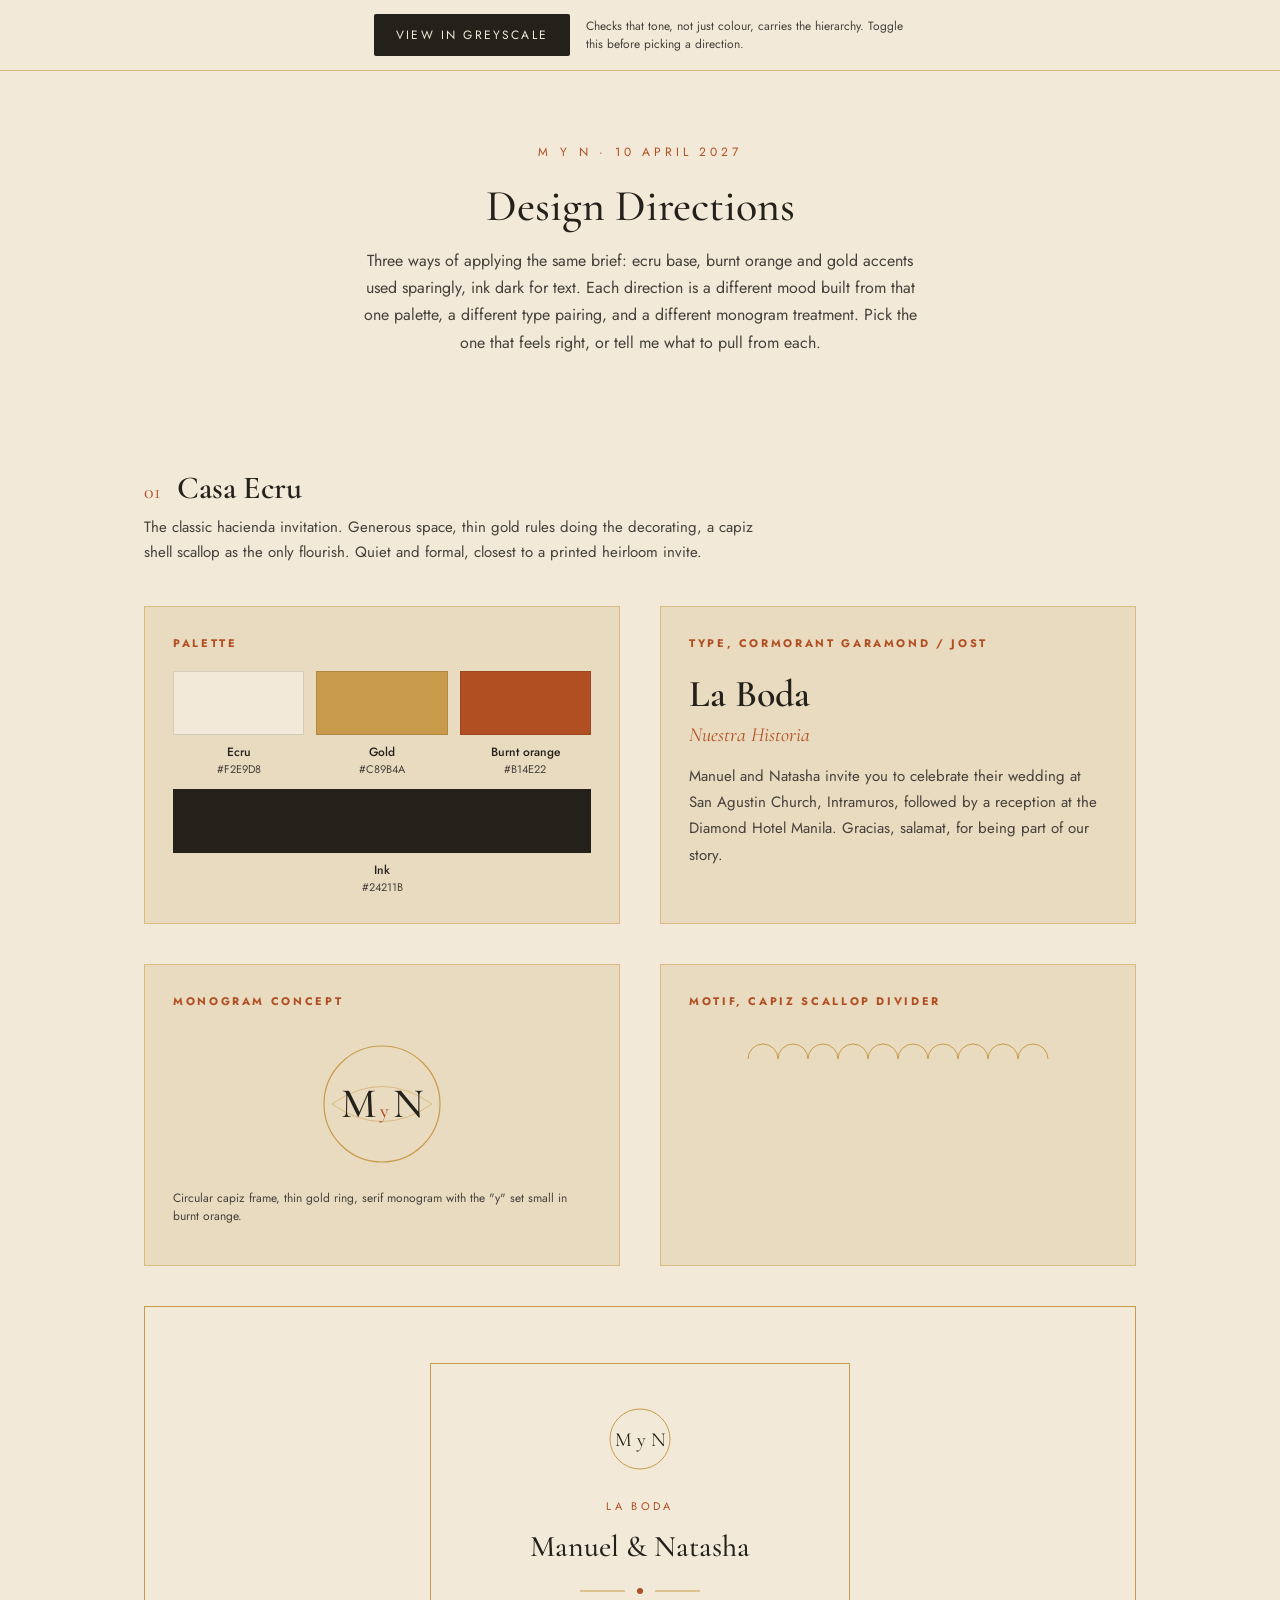
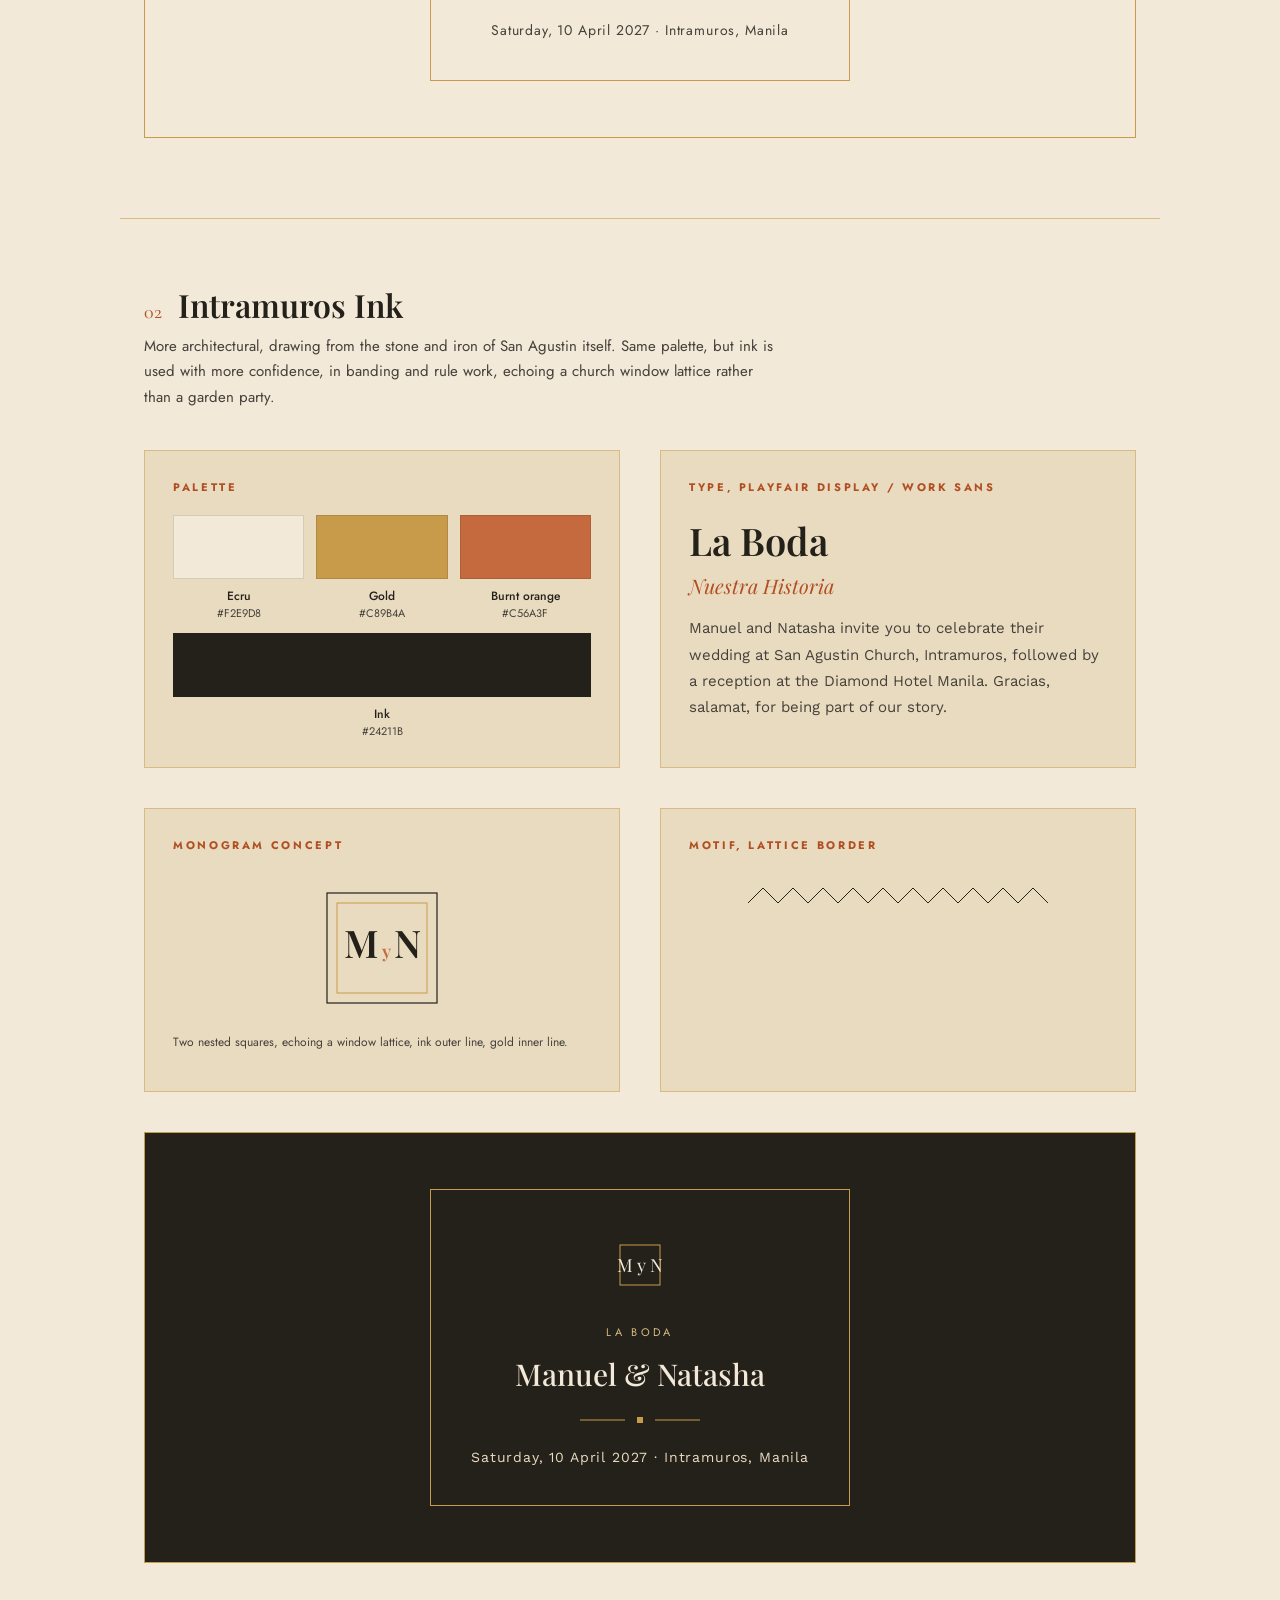
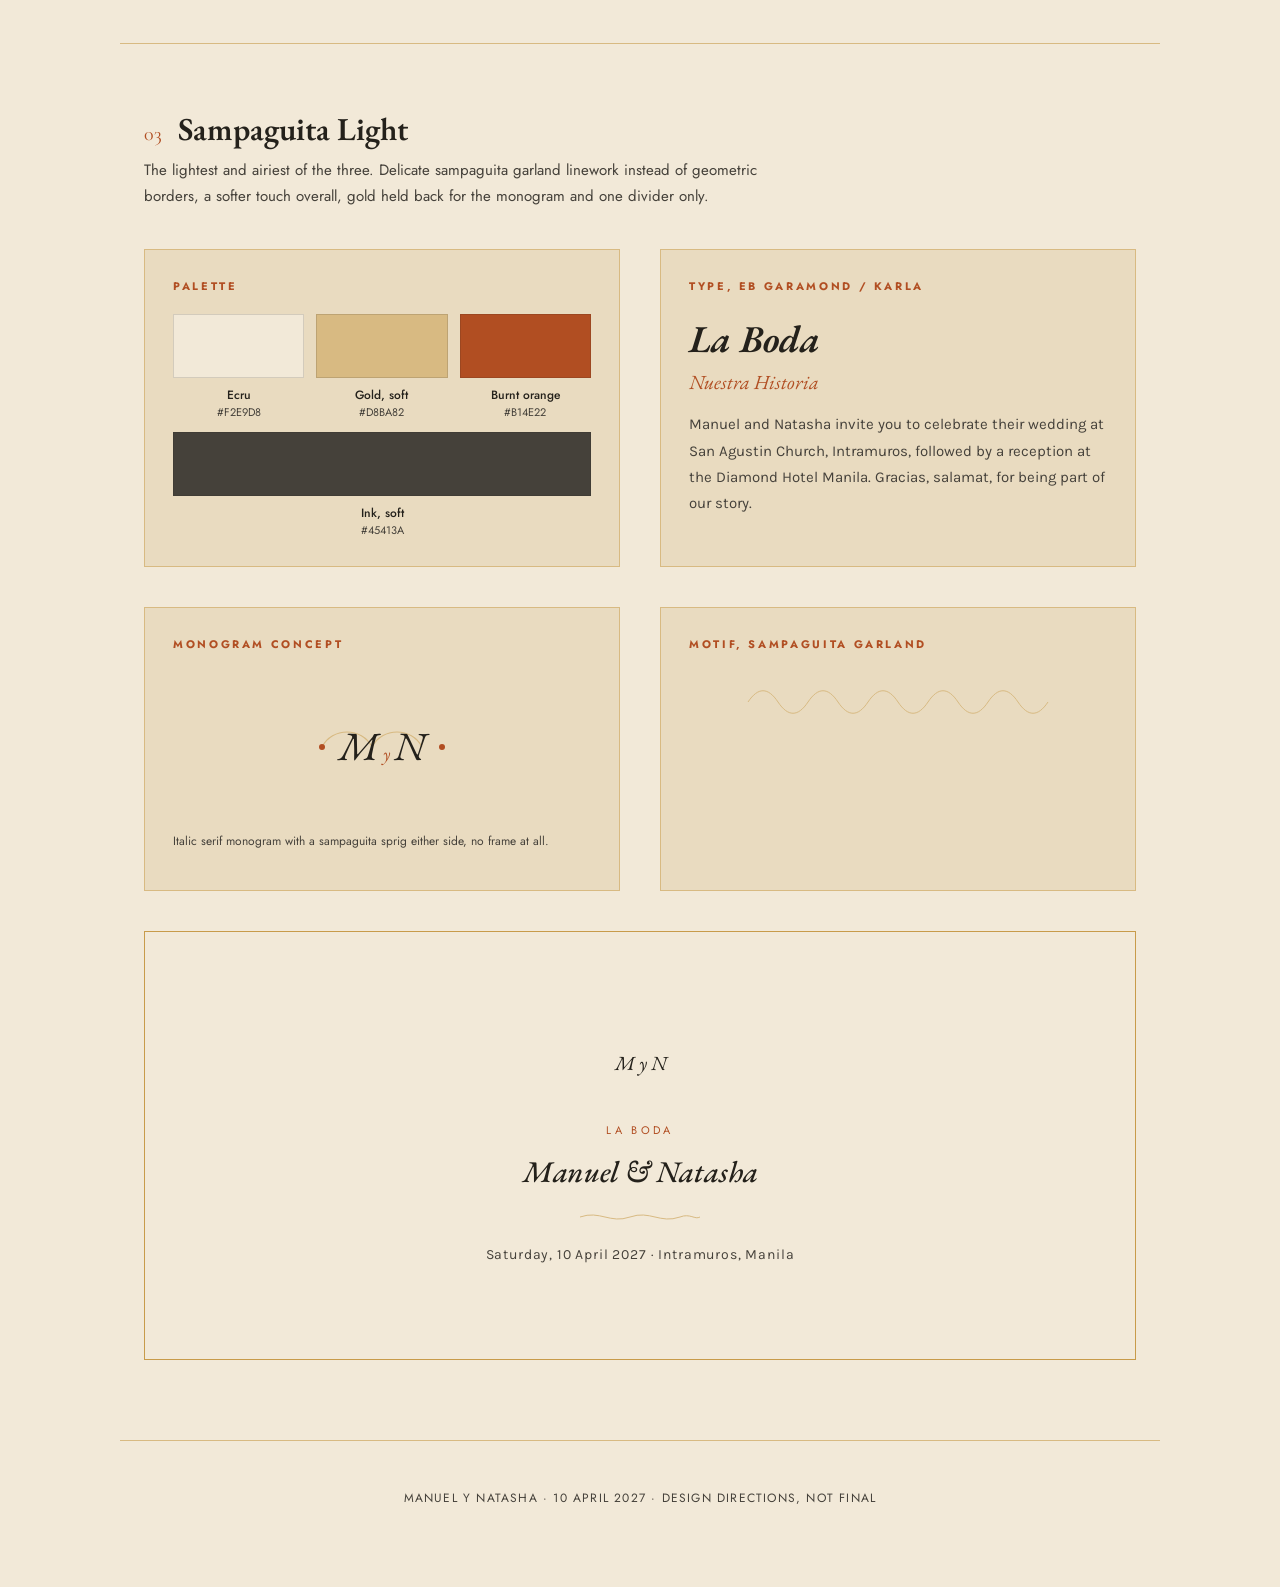
<file: design-directions/index.html>
<!doctype html>
<html lang="en-AU">
<head>
<meta charset="UTF-8" />
<meta name="viewport" content="width=device-width, initial-scale=1.0" />
<title>M y N — Design Directions</title>
<link rel="preconnect" href="https://fonts.googleapis.com" />
<link rel="preconnect" href="https://fonts.gstatic.com" crossorigin />
<link href="https://fonts.googleapis.com/css2?family=Cormorant+Garamond:wght@400;500;600&family=Jost:wght@300;400;500&family=Playfair+Display:wght@400;500;600&display=swap&family=Work+Sans:wght@300;400;500&family=EB+Garamond:ital,wght@0,400;0,500;1,400&family=Karla:wght@300;400;500&display=swap" rel="stylesheet" />
<style>
  :root {
    --ecru: #F2E9D8;
    --ecru-deep: #E9DBC0;
    --ink: #24211B;
    --ink-soft: #45413A;
    --burnt: #B14E22;
    --burnt-soft: #C56A3F;
    --gold: #C89B4A;
    --gold-soft: #D8BA82;
  }

  * { box-sizing: border-box; }

  html, body {
    margin: 0;
    padding: 0;
    background: var(--ecru);
    color: var(--ink);
    font-family: "Jost", sans-serif;
  }

  #canvas { transition: filter 0.4s ease; }
  #canvas.greyscale { filter: grayscale(1); }

  .intro {
    max-width: 780px;
    margin: 0 auto;
    padding: 72px 24px 48px;
    text-align: center;
  }

  .intro .eyebrow {
    font-family: "Jost", sans-serif;
    font-size: 12px;
    letter-spacing: 0.32em;
    text-transform: uppercase;
    color: var(--burnt);
    margin-bottom: 18px;
  }

  .intro h1 {
    font-family: "Cormorant Garamond", serif;
    font-weight: 500;
    font-size: 44px;
    margin: 0 0 14px;
  }

  .intro p {
    font-size: 16px;
    line-height: 1.7;
    color: var(--ink-soft);
    margin: 0 auto;
    max-width: 560px;
  }

  .toggle-bar {
    position: sticky;
    top: 0;
    z-index: 50;
    display: flex;
    justify-content: center;
    padding: 14px;
    background: var(--ecru);
    border-bottom: 1px solid var(--gold-soft);
  }

  .toggle-bar button {
    font-family: "Jost", sans-serif;
    font-size: 12px;
    letter-spacing: 0.18em;
    text-transform: uppercase;
    background: var(--ink);
    color: var(--ecru);
    border: none;
    padding: 12px 22px;
    cursor: pointer;
    border-radius: 2px;
  }

  .toggle-bar button:hover { background: var(--burnt); }

  .toggle-bar .note {
    align-self: center;
    margin-left: 16px;
    font-size: 12px;
    color: var(--ink-soft);
    max-width: 320px;
  }

  .direction {
    max-width: 1040px;
    margin: 0 auto;
    padding: 64px 24px 80px;
    border-bottom: 1px solid var(--gold-soft);
  }

  .direction:last-child { border-bottom: none; }

  .direction-label {
    display: flex;
    align-items: baseline;
    gap: 16px;
    margin-bottom: 6px;
  }

  .direction-label .num {
    font-family: "Cormorant Garamond", serif;
    font-size: 20px;
    color: var(--burnt);
  }

  .direction-label h2 {
    font-family: var(--dir-heading-font, "Cormorant Garamond", serif);
    font-size: 32px;
    font-weight: 600;
    margin: 0;
  }

  .direction-desc {
    color: var(--ink-soft);
    font-size: 15px;
    line-height: 1.7;
    max-width: 640px;
    margin: 8px 0 40px;
  }

  .grid-two {
    display: grid;
    grid-template-columns: 1fr 1fr;
    gap: 40px;
  }

  @media (max-width: 800px) {
    .grid-two { grid-template-columns: 1fr; }
  }

  .panel {
    background: var(--ecru-deep);
    border: 1px solid var(--gold-soft);
    padding: 28px;
  }

  .panel h3 {
    font-family: "Jost", sans-serif;
    font-size: 11px;
    letter-spacing: 0.24em;
    text-transform: uppercase;
    color: var(--burnt);
    margin: 0 0 20px;
  }

  .swatches { display: flex; gap: 12px; flex-wrap: wrap; }

  .swatch {
    flex: 1 1 100px;
    min-width: 100px;
    text-align: center;
  }

  .swatch .chip {
    height: 64px;
    border: 1px solid rgba(36,33,27,0.15);
    margin-bottom: 8px;
  }

  .swatch .name { font-size: 12px; font-weight: 500; }
  .swatch .hex { font-size: 11px; color: var(--ink-soft); }

  .type-sample .h1 {
    font-family: var(--dir-heading-font, "Cormorant Garamond", serif);
    font-size: 38px;
    font-weight: 600;
    margin: 0 0 6px;
  }

  .type-sample .h2 {
    font-family: var(--dir-heading-font, "Cormorant Garamond", serif);
    font-size: 20px;
    font-style: italic;
    color: var(--burnt);
    margin: 0 0 16px;
  }

  .type-sample .body-copy {
    font-family: var(--dir-body-font, "Jost", sans-serif);
    font-size: 15px;
    line-height: 1.75;
    color: var(--ink-soft);
    margin: 0;
  }

  .invite-mock {
    grid-column: 1 / -1;
    background: var(--ecru);
    border: 1px solid var(--gold);
    padding: 56px 32px;
    text-align: center;
  }

  .invite-mock .frame {
    max-width: 420px;
    margin: 0 auto;
    padding: 40px 24px;
    border: 1px solid var(--gold);
    position: relative;
  }

  .invite-mock .monogram { margin-bottom: 18px; }

  .invite-mock .lead {
    font-family: "Jost", sans-serif;
    font-size: 11px;
    letter-spacing: 0.3em;
    text-transform: uppercase;
    color: var(--burnt);
    margin-bottom: 14px;
  }

  .invite-mock .names {
    font-family: var(--dir-heading-font, "Cormorant Garamond", serif);
    font-size: 30px;
    font-weight: 500;
    margin: 0 0 12px;
  }

  .invite-mock .divider-motif { margin: 16px auto; }

  .invite-mock .date-line {
    font-family: var(--dir-body-font, "Jost", sans-serif);
    font-size: 14px;
    letter-spacing: 0.06em;
    color: var(--ink-soft);
  }

  /* Direction specific font variables */
  .dir-a { --dir-heading-font: "Cormorant Garamond", serif; --dir-body-font: "Jost", sans-serif; }
  .dir-b { --dir-heading-font: "Playfair Display", serif; --dir-body-font: "Work Sans", sans-serif; }
  .dir-c { --dir-heading-font: "EB Garamond", serif; --dir-body-font: "Karla", sans-serif; }

  footer {
    text-align: center;
    padding: 48px 24px 80px;
    font-size: 12px;
    letter-spacing: 0.1em;
    text-transform: uppercase;
    color: var(--ink-soft);
  }
</style>
</head>
<body>

<div class="toggle-bar">
  <button id="greyscaleToggle">View in greyscale</button>
  <div class="note">Checks that tone, not just colour, carries the hierarchy. Toggle this before picking a direction.</div>
</div>

<div id="canvas">

<div class="intro">
  <div class="eyebrow">M y N &middot; 10 April 2027</div>
  <h1>Design Directions</h1>
  <p>Three ways of applying the same brief: ecru base, burnt orange and gold accents used sparingly, ink dark for text. Each direction is a different mood built from that one palette, a different type pairing, and a different monogram treatment. Pick the one that feels right, or tell me what to pull from each.</p>
</div>

<!-- DIRECTION A -->
<section class="direction dir-a">
  <div class="direction-label">
    <span class="num">01</span>
    <h2>Casa Ecru</h2>
  </div>
  <p class="direction-desc">The classic hacienda invitation. Generous space, thin gold rules doing the decorating, a capiz shell scallop as the only flourish. Quiet and formal, closest to a printed heirloom invite.</p>

  <div class="grid-two">
    <div class="panel">
      <h3>Palette</h3>
      <div class="swatches">
        <div class="swatch"><div class="chip" style="background:var(--ecru)"></div><div class="name">Ecru</div><div class="hex">#F2E9D8</div></div>
        <div class="swatch"><div class="chip" style="background:var(--gold)"></div><div class="name">Gold</div><div class="hex">#C89B4A</div></div>
        <div class="swatch"><div class="chip" style="background:var(--burnt)"></div><div class="name">Burnt orange</div><div class="hex">#B14E22</div></div>
        <div class="swatch"><div class="chip" style="background:var(--ink)"></div><div class="name">Ink</div><div class="hex">#24211B</div></div>
      </div>
    </div>

    <div class="panel type-sample">
      <h3>Type, Cormorant Garamond / Jost</h3>
      <div class="h1">La Boda</div>
      <div class="h2">Nuestra Historia</div>
      <p class="body-copy">Manuel and Natasha invite you to celebrate their wedding at San Agustin Church, Intramuros, followed by a reception at the Diamond Hotel Manila. Gracias, salamat, for being part of our story.</p>
    </div>

    <div class="panel">
      <h3>Monogram concept</h3>
      <svg width="100%" height="150" viewBox="0 0 300 150">
        <circle cx="150" cy="75" r="58" fill="none" stroke="#C89B4A" stroke-width="1.2"/>
        <path d="M 100 75 Q 150 40 200 75" fill="none" stroke="#C89B4A" stroke-width="1" opacity="0.5"/>
        <path d="M 100 75 Q 150 110 200 75" fill="none" stroke="#C89B4A" stroke-width="1" opacity="0.5"/>
        <text x="150" y="88" font-family="Cormorant Garamond, serif" font-size="42" font-weight="500" fill="#24211B" text-anchor="middle">M<tspan font-size="20" fill="#B14E22" dx="4">y</tspan><tspan dx="4">N</tspan></text>
      </svg>
      <p style="font-size:12px;color:var(--ink-soft);margin-top:4px;">Circular capiz frame, thin gold ring, serif monogram with the "y" set small in burnt orange.</p>
    </div>

    <div class="panel">
      <h3>Motif, capiz scallop divider</h3>
      <svg width="100%" height="60" viewBox="0 0 300 60">
        <g stroke="#C89B4A" stroke-width="1" fill="none">
          <path d="M0,30 a15,15 0 0,1 30,0 a15,15 0 0,1 30,0 a15,15 0 0,1 30,0 a15,15 0 0,1 30,0 a15,15 0 0,1 30,0 a15,15 0 0,1 30,0 a15,15 0 0,1 30,0 a15,15 0 0,1 30,0 a15,15 0 0,1 30,0 a15,15 0 0,1 30,0"/>
        </g>
      </svg>
    </div>

    <div class="invite-mock">
      <div class="frame">
        <div class="monogram">
          <svg width="70" height="70" viewBox="0 0 70 70"><circle cx="35" cy="35" r="30" fill="none" stroke="#C89B4A" stroke-width="1"/><text x="35" y="42" font-family="Cormorant Garamond, serif" font-size="20" fill="#24211B" text-anchor="middle">M y N</text></svg>
        </div>
        <div class="lead">La Boda</div>
        <div class="names">Manuel &amp; Natasha</div>
        <div class="divider-motif">
          <svg width="120" height="14" viewBox="0 0 120 14"><line x1="0" y1="7" x2="45" y2="7" stroke="#C89B4A" stroke-width="1"/><circle cx="60" cy="7" r="3" fill="#B14E22"/><line x1="75" y1="7" x2="120" y2="7" stroke="#C89B4A" stroke-width="1"/></svg>
        </div>
        <div class="date-line">Saturday, 10 April 2027 &middot; Intramuros, Manila</div>
      </div>
    </div>
  </div>
</section>

<!-- DIRECTION B -->
<section class="direction dir-b">
  <div class="direction-label">
    <span class="num">02</span>
    <h2>Intramuros Ink</h2>
  </div>
  <p class="direction-desc">More architectural, drawing from the stone and iron of San Agustin itself. Same palette, but ink is used with more confidence, in banding and rule work, echoing a church window lattice rather than a garden party.</p>

  <div class="grid-two">
    <div class="panel">
      <h3>Palette</h3>
      <div class="swatches">
        <div class="swatch"><div class="chip" style="background:var(--ecru)"></div><div class="name">Ecru</div><div class="hex">#F2E9D8</div></div>
        <div class="swatch"><div class="chip" style="background:var(--gold)"></div><div class="name">Gold</div><div class="hex">#C89B4A</div></div>
        <div class="swatch"><div class="chip" style="background:var(--burnt-soft)"></div><div class="name">Burnt orange</div><div class="hex">#C56A3F</div></div>
        <div class="swatch"><div class="chip" style="background:var(--ink)"></div><div class="name">Ink</div><div class="hex">#24211B</div></div>
      </div>
    </div>

    <div class="panel type-sample">
      <h3>Type, Playfair Display / Work Sans</h3>
      <div class="h1">La Boda</div>
      <div class="h2">Nuestra Historia</div>
      <p class="body-copy">Manuel and Natasha invite you to celebrate their wedding at San Agustin Church, Intramuros, followed by a reception at the Diamond Hotel Manila. Gracias, salamat, for being part of our story.</p>
    </div>

    <div class="panel">
      <h3>Monogram concept</h3>
      <svg width="100%" height="150" viewBox="0 0 300 150">
        <rect x="95" y="20" width="110" height="110" fill="none" stroke="#24211B" stroke-width="1.2"/>
        <rect x="105" y="30" width="90" height="90" fill="none" stroke="#C89B4A" stroke-width="1"/>
        <text x="150" y="85" font-family="Playfair Display, serif" font-size="38" font-weight="600" fill="#24211B" text-anchor="middle">M<tspan font-size="18" fill="#C56A3F" dx="3">y</tspan><tspan dx="3">N</tspan></text>
      </svg>
      <p style="font-size:12px;color:var(--ink-soft);margin-top:4px;">Two nested squares, echoing a window lattice, ink outer line, gold inner line.</p>
    </div>

    <div class="panel">
      <h3>Motif, lattice border</h3>
      <svg width="100%" height="60" viewBox="0 0 300 60">
        <g stroke="#24211B" stroke-width="1" fill="none">
          <path d="M0,30 L15,15 L30,30 L45,15 L60,30 L75,15 L90,30 L105,15 L120,30 L135,15 L150,30 L165,15 L180,30 L195,15 L210,30 L225,15 L240,30 L255,15 L270,30 L285,15 L300,30"/>
        </g>
      </svg>
    </div>

    <div class="invite-mock" style="background:var(--ink);">
      <div class="frame" style="border-color:var(--gold);">
        <div class="monogram">
          <svg width="70" height="70" viewBox="0 0 70 70"><rect x="15" y="15" width="40" height="40" fill="none" stroke="#C89B4A" stroke-width="1"/><text x="35" y="42" font-family="Playfair Display, serif" font-size="18" fill="#F2E9D8" text-anchor="middle">M y N</text></svg>
        </div>
        <div class="lead" style="color:var(--gold-soft);">La Boda</div>
        <div class="names" style="color:var(--ecru);">Manuel &amp; Natasha</div>
        <div class="divider-motif">
          <svg width="120" height="14" viewBox="0 0 120 14"><line x1="0" y1="7" x2="45" y2="7" stroke="#C89B4A" stroke-width="1"/><rect x="57" y="4" width="6" height="6" fill="#C89B4A"/><line x1="75" y1="7" x2="120" y2="7" stroke="#C89B4A" stroke-width="1"/></svg>
        </div>
        <div class="date-line" style="color:var(--ecru-deep);">Saturday, 10 April 2027 &middot; Intramuros, Manila</div>
      </div>
    </div>
  </div>
</section>

<!-- DIRECTION C -->
<section class="direction dir-c">
  <div class="direction-label">
    <span class="num">03</span>
    <h2>Sampaguita Light</h2>
  </div>
  <p class="direction-desc">The lightest and airiest of the three. Delicate sampaguita garland linework instead of geometric borders, a softer touch overall, gold held back for the monogram and one divider only.</p>

  <div class="grid-two">
    <div class="panel">
      <h3>Palette</h3>
      <div class="swatches">
        <div class="swatch"><div class="chip" style="background:var(--ecru)"></div><div class="name">Ecru</div><div class="hex">#F2E9D8</div></div>
        <div class="swatch"><div class="chip" style="background:var(--gold-soft)"></div><div class="name">Gold, soft</div><div class="hex">#D8BA82</div></div>
        <div class="swatch"><div class="chip" style="background:var(--burnt)"></div><div class="name">Burnt orange</div><div class="hex">#B14E22</div></div>
        <div class="swatch"><div class="chip" style="background:var(--ink-soft)"></div><div class="name">Ink, soft</div><div class="hex">#45413A</div></div>
      </div>
    </div>

    <div class="panel type-sample">
      <h3>Type, EB Garamond / Karla</h3>
      <div class="h1" style="font-style:italic;">La Boda</div>
      <div class="h2">Nuestra Historia</div>
      <p class="body-copy">Manuel and Natasha invite you to celebrate their wedding at San Agustin Church, Intramuros, followed by a reception at the Diamond Hotel Manila. Gracias, salamat, for being part of our story.</p>
    </div>

    <div class="panel">
      <h3>Monogram concept</h3>
      <svg width="100%" height="150" viewBox="0 0 300 150">
        <path d="M 90 75 C 100 55, 130 55, 140 75 C 150 55, 180 55, 190 75" fill="none" stroke="#D8BA82" stroke-width="1.2"/>
        <circle cx="90" cy="75" r="3" fill="#B14E22"/>
        <circle cx="210" cy="75" r="3" fill="#B14E22"/>
        <text x="150" y="88" font-family="EB Garamond, serif" font-style="italic" font-size="40" fill="#24211B" text-anchor="middle">M<tspan font-size="18" fill="#B14E22" dx="4">y</tspan><tspan dx="4">N</tspan></text>
      </svg>
      <p style="font-size:12px;color:var(--ink-soft);margin-top:4px;">Italic serif monogram with a sampaguita sprig either side, no frame at all.</p>
    </div>

    <div class="panel">
      <h3>Motif, sampaguita garland</h3>
      <svg width="100%" height="60" viewBox="0 0 300 60">
        <g stroke="#D8BA82" stroke-width="1" fill="none">
          <path d="M0,30 C10,15 20,15 30,30 C40,45 50,45 60,30 C70,15 80,15 90,30 C100,45 110,45 120,30 C130,15 140,15 150,30 C160,45 170,45 180,30 C190,15 200,15 210,30 C220,45 230,45 240,30 C250,15 260,15 270,30 C280,45 290,45 300,30"/>
        </g>
      </svg>
    </div>

    <div class="invite-mock">
      <div class="frame" style="border:none;">
        <div class="monogram">
          <svg width="70" height="70" viewBox="0 0 70 70"><text x="35" y="42" font-family="EB Garamond, serif" font-style="italic" font-size="20" fill="#24211B" text-anchor="middle">M y N</text></svg>
        </div>
        <div class="lead">La Boda</div>
        <div class="names" style="font-style:italic;">Manuel &amp; Natasha</div>
        <div class="divider-motif">
          <svg width="120" height="14" viewBox="0 0 120 14"><path d="M0,7 C20,0 30,14 50,7 C70,0 80,14 100,7 C110,3 115,10 120,7" stroke="#D8BA82" stroke-width="1" fill="none"/></svg>
        </div>
        <div class="date-line">Saturday, 10 April 2027 &middot; Intramuros, Manila</div>
      </div>
    </div>
  </div>
</section>

<footer>Manuel y Natasha &middot; 10 April 2027 &middot; Design directions, not final</footer>

</div>

<script>
  document.getElementById('greyscaleToggle').addEventListener('click', function() {
    var canvas = document.getElementById('canvas');
    canvas.classList.toggle('greyscale');
    this.textContent = canvas.classList.contains('greyscale') ? 'Back to colour' : 'View in greyscale';
  });
</script>

</body>
</html>
</file>
